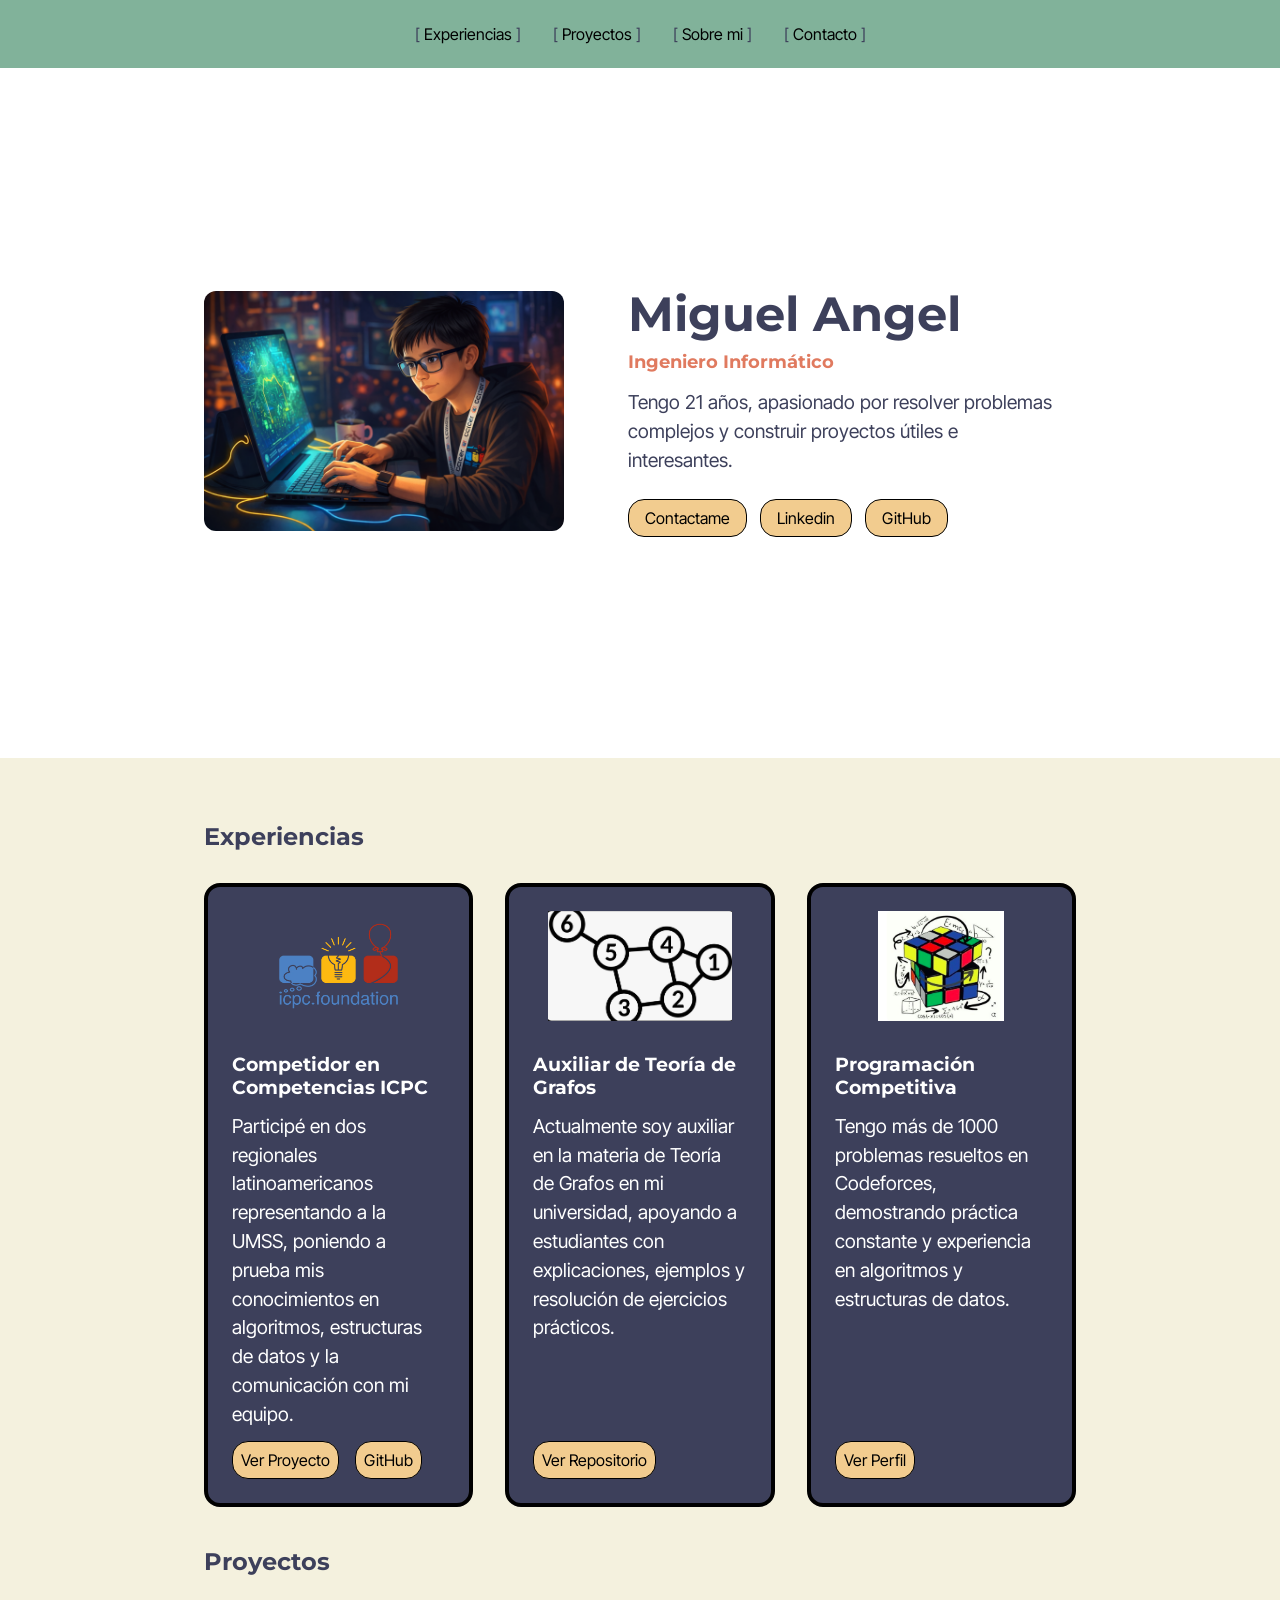
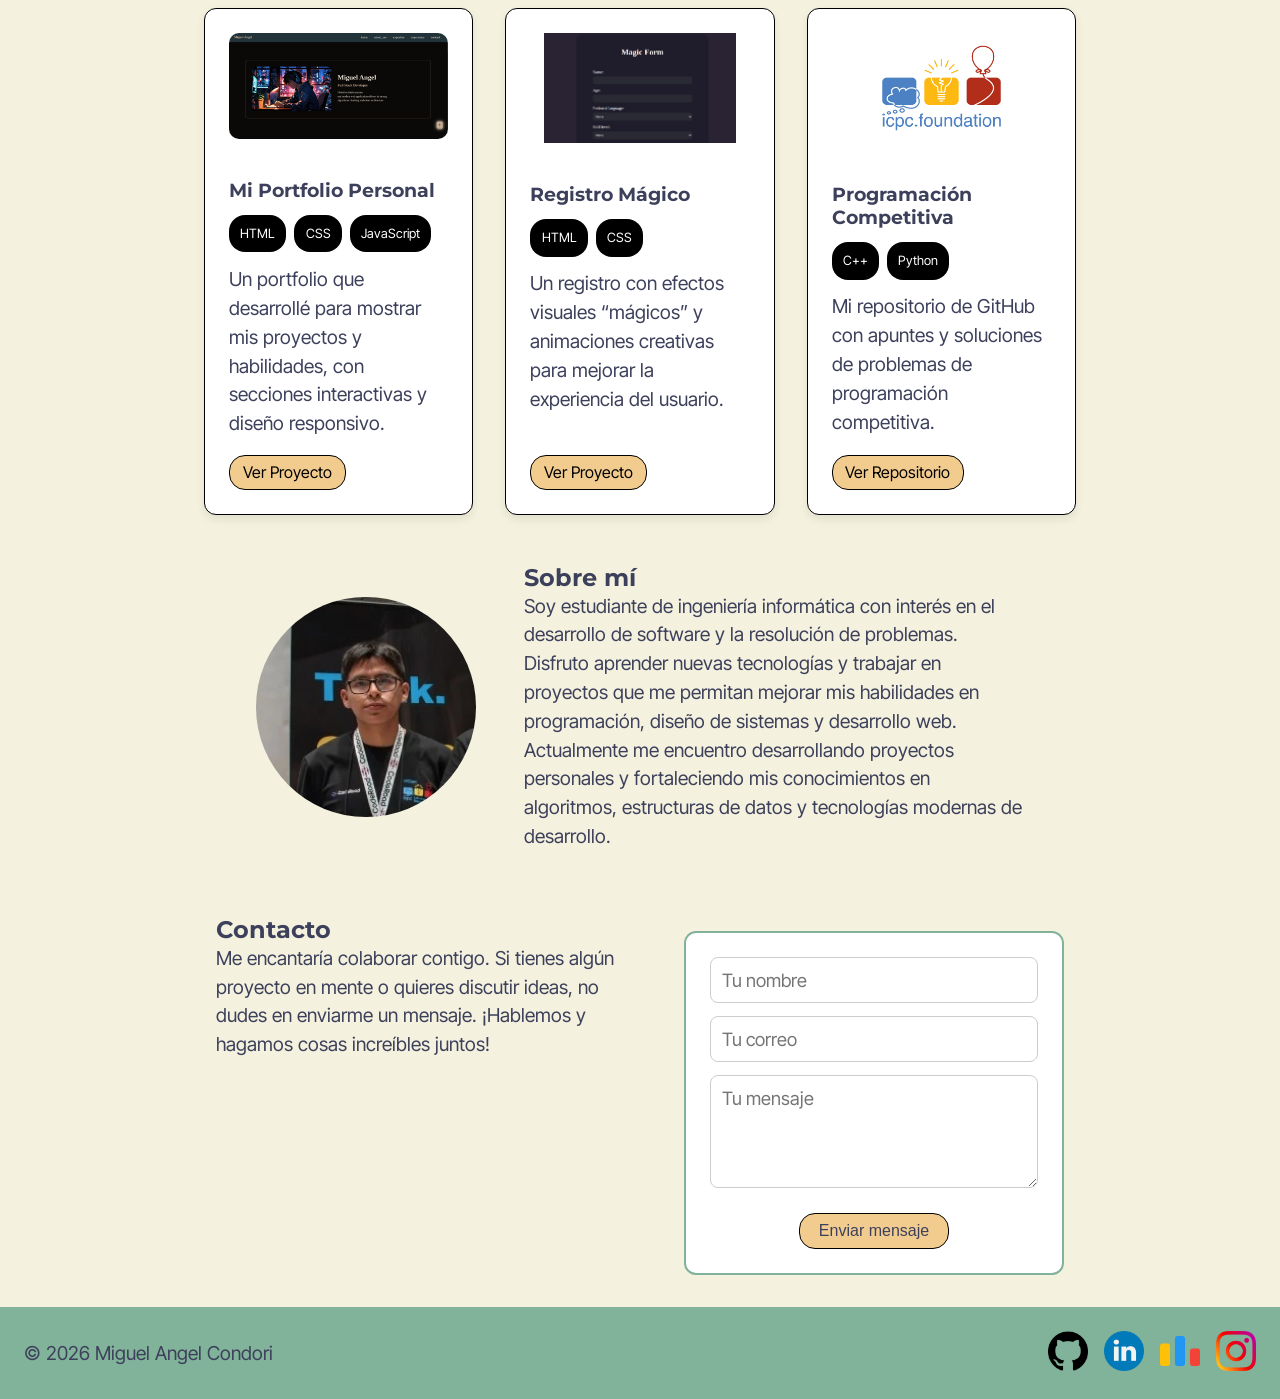
<file: index.html>
<!DOCTYPE html>
<html lang="en">
<head>
    <meta charset="UTF-8">
    <meta name="viewport" content="width=device-width, initial-scale=1.0">
    <link rel="stylesheet" href="style.css">
    <title>Portafolio</title>
    <link href="https://fonts.googleapis.com/css2?family=Inter+Tight:wght@100..900&family=Montserrat:wght@100..900&display=swap" rel="stylesheet">
</head>
<body>
    <header>
        <nav class="nav">
            <ul class="nav-ul">
                <li><a href="#experiences">Experiencias</a></li>
                <li><a href="#projects">Proyectos</a></li>
                <li><a href="#about_me">Sobre mi</a></li>
                <li><a href="#contact">Contacto</a></li>
            </ul>
        </nav>
    </header>

    <section id="home">
        <div class="container hero-container">
            <article class="hero-image">
                <img src="img/yo3333.webp" alt="foto_computadora">
            </article>
            <section class="hero-text">
                <h1>Miguel Angel</h1>
                <h2>Ingeniero Informático</h2>
                <p>Tengo 21 años, apasionado por resolver problemas complejos y construir proyectos útiles e interesantes.</p>
                <ul class="hero-links">
                    <li><a href="mailto:miguelcondoriwtf2@gmail.com">Contactame</a></li>
                    <li><a href="https://www.linkedin.com/in/miguel-condori-698671289/">Linkedin</a></li>
                    <li><a href="https://github.com/Chambeador">GitHub</a></li>
                </ul>
            </section>
        </div>
    </section>

    <section id="experiences">
        <div class="container experience">
            <h2>Experiencias</h2>

            <section class="experience-card">
                <img src="img/projecto5.webp" alt="Competencias ICPC">
                <div class = "experience-content">
                    <h3>Competidor en Competencias ICPC</h3>
                    <p>Participé en dos regionales latinoamericanos representando a la UMSS, poniendo a prueba mis conocimientos en algoritmos, estructuras de datos y la comunicación con mi equipo.</p>
                    <ul>
                        <li><a href="https://example.com" target="_blank">Ver Proyecto</a></li>
                        <li><a href="https://github.com/Chambeador" target="_blank">GitHub</a></li>
                    </ul>
                </div>
            </section>

            <section class="experience-card">
                <img src="img/grafos.webp" alt="Auxiliar Teoría de Grafos">
                <div class = "experience-content">
                    <h3>Auxiliar de Teoría de Grafos</h3>
                    <p>Actualmente soy auxiliar en la materia de Teoría de Grafos en mi universidad, apoyando a estudiantes con explicaciones, ejemplos y resolución de ejercicios prácticos.</p>
                    <ul>
                        <li><a href="https://github.com/Chambeador" target="_blank">Ver Repositorio</a></li>
                    </ul>
                </div>
            </section>

            <section class="experience-card">
                <img src="img/rubick.webp" alt="Perfil Codeforces">
                <div class = "experience-content">
                    <h3>Programación Competitiva</h3>
                    <p>Tengo más de 1000 problemas resueltos en Codeforces, demostrando práctica constante y experiencia en algoritmos y estructuras de datos.</p>
                    <ul>
                        <li><a href="https://codeforces.com/profile/Chambeador" target="_blank">Ver Perfil</a></li>
                    </ul>
                </div>
            </section>

        </div>
    </section>

    <section id="projects">
        <section class="container projects">
            <h2>Proyectos</h2>

            <article class="projects-card">
                <img src="img/proyecto44.webp" alt="Portfolio Personal">
                 <div class="projects-content">
                    <h3>Mi Portfolio Personal</h3>
                    <ul>
                        <li>HTML</li>
                        <li>CSS</li>
                        <li>JavaScript</li>
                    </ul>
                    <p>Un portfolio que desarrollé para mostrar mis proyectos y habilidades, con secciones interactivas y diseño responsivo.</p>
                    <a href="https://chambeador.github.io/portfolio-web/" class="btn" target="_blank">Ver Proyecto</a>
                </div>
            </article>

            <article class="projects-card">
                <img src="img/proyecto2.webp" alt="Registro Mágico">
                 <div class="projects-content">
                    <h3>Registro Mágico</h3>
                    <ul>
                        <li>HTML</li>
                        <li>CSS</li>
                    </ul>
                    <p>Un registro con efectos visuales “mágicos” y animaciones creativas para mejorar la experiencia del usuario.</p>
                    <a href="#" class="btn">Ver Proyecto</a>
                </div>
            </article>

            <article class="projects-card">
                <img src="img/projecto5.webp" alt="Repositorio de Programación Competitiva">
                <div class="projects-content">
                    <h3>Programación Competitiva</h3>
                    <ul>
                        <li>C++</li>
                        <li>Python</li>
                    </ul>
                    <p>Mi repositorio de GitHub con apuntes y soluciones de problemas de programación competitiva.</p>
                    <a href="https://github.com/Chambeador/TeamBook-Personal" class="btn" target="_blank">Ver Repositorio</a>
                </div>
            </article>

        </section>
    </section>

    <section id="about_me">
        <div class="container about_me">

            <img src="img/me.webp" alt="Foto de perfil">

            <div class=" about-content">
                <h2>Sobre mí</h2>

                <p>
                    Soy estudiante de ingeniería informática con interés en el desarrollo de software
                    y la resolución de problemas. Disfruto aprender nuevas tecnologías y trabajar en
                    proyectos que me permitan mejorar mis habilidades en programación, diseño de
                    sistemas y desarrollo web.
                </p>

                <p>
                    Actualmente me encuentro desarrollando proyectos personales y fortaleciendo mis
                    conocimientos en algoritmos, estructuras de datos y tecnologías modernas de
                    desarrollo.
                </p>
            </div>

        </div>
    </section>

    <section id="contact">
        <div class="container contact">

            <div class="contact-info">
                <h2>Contacto</h2>

                <p>
                Me encantaría colaborar contigo. Si tienes algún proyecto en mente o 
                quieres discutir ideas, no dudes en enviarme un mensaje.
                ¡Hablemos y hagamos cosas increíbles juntos!
                </p>
            </div>

            <form id="contact-form">

                <input type="text" placeholder="Tu nombre" required>

                <input type="email" placeholder="Tu correo" required>

                <textarea placeholder="Tu mensaje" rows="4" required></textarea>

                <button type="submit" id="contact-button">
                    Enviar mensaje
                </button>

            </form>

        </div>
    </section>

    <footer class="footer">
        <p>© 2026 Miguel Angel Condori</p>
        <ul class="footer-links">
            <li><a href="https://github.com/Chambeador" target="_blank">
                <img src="img/icono git.png" alt="G" class = "footer-icon">
                </a>
            </li>
            <li>
                <a href="https://www.linkedin.com/in/miguel-condori-698671289/" target="_blank">
                <img src="img/icono link.png" alt="L" class = "footer-icon">
                </a>
            </li>
            <li>
                <a href="https://codeforces.com/profile/Simurdiera_MAC">
                <img src="img/codeforces.webp" alt="C" class = "footer-icon">
                </a>
            </li>

            <li>
                <a href="https://www.instagram.com/miguel_angell322/" target="_blank">
                    <img src="img/ig123.webp" alt="I" class = "footer-icon">
                </a>
            </li>
        </ul>
    </footer>
</body>
</html>
</file>
<file: style.css>
:root{
    --color-fondo: #F4F1DE;
    --color-letra: #3D405B;
    --color-primario: #E07A5F;
    --color-secundario: #81B29A;
    --color-acento: #F2CC8F;
}

*{
    margin: 0;
    padding: 0;
    box-sizing: border-box;
    color: var(--color-letra);
}

html{
    font-size: 16px;
}

body{
    background-color: var(--color-fondo);
    font-family: "Inter Tight", sans-serif;
}

p{
    font-size: 1.2rem;
    line-height: 1.5;
    text-align: left;
}

h1, h2, h3 {
    font-family: "Montserrat", sans-serif;
}

a{
    text-decoration: none;
    color: black;
}

.container{
    max-width: 450px;
    margin: 0 auto;
    padding: 1rem;
}

/* HEADER */
.nav {
    position: fixed;
    top: 0;
    left: 0;
    right: 0;
    padding: 1rem;
    background-color: var(--color-secundario);
    z-index: 1000;
}

.nav-ul{
    display: flex;
    justify-content: center;
    align-items: center;
    list-style: none;
}

.nav-ul li{
    padding: 0.5rem;
    border-radius: 1rem;
    transition: background-color 0.4s ease;
}

.nav-ul li:hover{
    background-color: var(--color-acento);
}


#home {
    padding-top: 6rem;
    padding-bottom: 2rem;
    background-color: white;
}

.hero-container {
    display: flex;
    flex-direction: column;
    align-items: center;
    gap: 1.5rem;
    padding: 1.5rem 1.5rem;
}

.hero-image{
    display:flex;
    justify-content:center;
}


.hero-image img{
    width: 100%;
    max-width: 360px;
    border-radius: 12px;
    transition: transform .3s ease, box-shadow .3s ease;
}

.hero-image img:hover{
    transform: translateY(-6px);
    box-shadow:
        0 10px 20px rgba(242,204,143,0.45),
        0 20px 40px rgba(242,204,143,0.35),
        0 35px 70px rgba(242,204,143,0.30);
}


.hero-text {
    display: flex;
    flex-direction: column;
    align-items: center;
    text-align: center;
}

.hero-text h1 {
    font-size: 2rem;
}

.hero-text h2 {
    font-size: 1.1rem;
    margin-top: 0.5rem;
    color: var(--color-primario);
}

.hero-text p {
    margin-top: 1rem;
}

.hero-links {
    margin-top: 1.5rem;
    display: flex;
    justify-content: center;
    gap: 0.8rem;
    list-style: none;
}

.hero-links li {
    border: 1px solid black;
    background-color: var(--color-acento);
    border-radius: 1rem;
    padding: 0.5rem 1rem;
}

/* EXPERIENCES */
.experience {
    padding: 1.5rem;
    padding-top: 4rem;
    display: flex;
    flex-direction: column;
    gap: 1rem;
      
}

.experience-card{
    background-color: var(--color-letra);
    padding: 1rem;
    border: 4px solid black;
    border-radius: 1rem;
    display: flex;
    gap: 1rem;
    flex-direction: column;
    align-items: center;
}
.experience-card p, .experience-card h3{
    color:white;
}
.experience img {
    width: 100%;
    border-radius: 10px;
}

.experience ul {
    margin-top: 1rem;
    display: flex;
    list-style: none;
    gap: 1rem;
}

.experience li {
    border: 1px solid black;
    background-color: var(--color-acento);
    border-radius: 1rem;
    padding: 0.5rem;
}


/* PROJECTS */
.projects{
    padding: 1rem;
    display: flex;
    flex-direction: column;
    gap: 1.5rem;
}

.projects-card{
    border: 1px solid black;
    background-color: white;
    border-radius: 12px;
    padding: 1rem;
    display: flex;
    flex-direction: column;
    gap: 1rem;
    box-shadow: 0 4px 10px rgba(0,0,0,0.08);
}

.projects-content{
    display: flex;
    flex-direction: column;
    gap: 0.8rem;
    align-items: flex-start;
}

.projects-card img{
    width: 100%; 
    border-radius: 10px;
}
.projects-card h3{
    margin-top: 0.5rem;
}

.projects-card ul{
    list-style: none;
    display: flex;
    gap: 0.5rem;
}

.projects-card li{
    background-color: black;
    color:white;
    padding: 0.7rem 0.7rem;
    border-radius: 1rem;
    font-size: 0.8rem;
}

.projects-card .btn{
    margin-top: 0.5rem;
    border: 1px solid black;
    padding: 0.4rem 0.8rem;
    border-radius: 1rem;
    background-color: var(--color-acento);
}


/*SOBRE MI*/
.about_me{
    padding: 2rem 1rem;
    display: flex;
    flex-direction: column;
    align-items: center;
    gap: 1rem;
    text-align: center;
}

.about_me img{
    width: 220px;
    height: 220px;
    border-radius: 50%;
}

.about_me p{
    max-width: 500px;
}

/*CONTACT */
.contact{
    padding: 2rem 1rem;
    display: flex;
    flex-direction: column;
    gap: 1rem;
}

.contact p{
    max-width: 450px;
}

.contact form{
    margin-top: 1rem;
    display: flex;
    flex-direction: column;
    gap: 0.8rem;

    background-color: white;
    padding: 1.5rem;
    border-radius: 12px;
    border: 2px solid var(--color-secundario);
}

.contact input,
.contact textarea{
    padding: 0.7rem;
    border-radius: 8px;
    border: 1px solid #ccc;
    font-family: inherit;
    font-size: 1.15rem;
}

.contact button{
    margin-top: 0.8rem;
    padding: 0.5rem 1.2rem;
    font-size: 1rem;
    border-radius: 1rem;
    border: 1px solid black;
    background-color: var(--color-acento);
    align-self: center;
}

.contact button:hover{
    background-color: var(--color-primario);
    color: white;
}

/* FOOTER */
.footer{
    background-color: var(--color-secundario);
    padding: 1.5rem;

    display: flex;
    justify-content: space-between;
    align-items: center;
}

.footer-links{
    display: flex;
    gap: 1rem;
    list-style: none;
}

.footer-icon{
    width: 40px;
}



/*MEDIAS QUERIES DESDE AQUI*/

@media (min-width: 800px){
    .container{
        padding-left: 4rem;
        padding-right: 4rem;
        max-width: 1000px;
    }

    .nav-ul{
        gap: 1rem;
    }

    .nav-ul li::before{
        content: "[";
        margin-right: 4px;
    }

    .nav-ul li::after{
        content: "]";
        margin-left: 4px;
    }


    .hero-container{
        height: 70vh;
        flex-direction: row;
        align-items: center;
        gap: 4rem;
    }


    .hero-text{
        width: 50%;
        align-items: flex-start;
    }

    .experience{
        align-items: center;
    }

    .experience-card{
        flex-direction: row;
        align-items: center;
        gap: 2rem;
        max-width: 800px;
        padding: 1.5rem;
    }

    .experience-card img{
        width: 270px;
        object-fit: cover;
    }

    .experience-content{
        display:flex;
        flex-direction:column;
        gap: 0.8rem;
    }

    .projects{
        align-items: center;
    }

    .projects-card{
        flex-direction: row;
        align-items: center;
        gap: 2rem;
        max-width: 900px;
        padding: 1.5rem;
    }

    .projects-card img{
        width: 300px;

    }

    .projects-content{
        display:flex;
        flex-direction:column;
        gap:1rem;
    }

    .about_me{
        flex-direction: row;
        align-items: center;
        justify-content: center;
        gap: 3rem;
        text-align: left;
    }

    .about_me img{
        width: 100%;
        max-width: 220px;
    }

    .contact{
        flex-direction: row;
        align-items: flex-start;
        justify-content: center;
        gap: 3rem;
    }

  
    #contact-form{
        width: 380px;
    }

}


@media (min-width: 1200px){

    .hero-image img{
        width: 420px;
    }

    .hero-text h1{
        font-size: 3rem;
    }

    .hero-role{
        font-size: 1.6rem;
    }

    .experience{
        display: grid;
        grid-template-columns: 1fr 1fr 1fr;
        gap: 2rem;
        align-items: stretch;
    }


    .experience h2{
        grid-column-start: 1;
        grid-column-end: 4;
    }

    .experience-card{
        display: flex;
        flex-direction: column;
        justify-content: space-between;
        padding: 1.5rem;
    }


    .projects{
        display: grid;
        grid-template-columns: 1fr 1fr 1fr;
        gap: 2rem;
        align-items: stretch;
    }

    .projects h2{
        grid-column-start: 1;
        grid-column-end: 4;
    }

    .projects-card{
        display: flex;
        flex-direction: column;
        justify-content: space-between;
        padding: 1.5rem;
    }

    .experience-card img,
    .projects-card img{
        width: 100%;
        height: 110px;
        object-fit: contain;
    }

    .experience-content,
    .projects-content{
        display: flex;
        flex-direction: column;
        height: 100%;
        gap: 0.8rem;
    }

    .experience-content ul,
    .projects-content .btn{
        margin-top: auto;
    }

  
    .contact{
        display: flex;
        justify-content: center;
        align-items: flex-start;
        gap: 3rem;
    }

    .contact-info{
        max-width: 420px;
    }

    #contact-form{
        width: 380px;
    }
}
</file>
